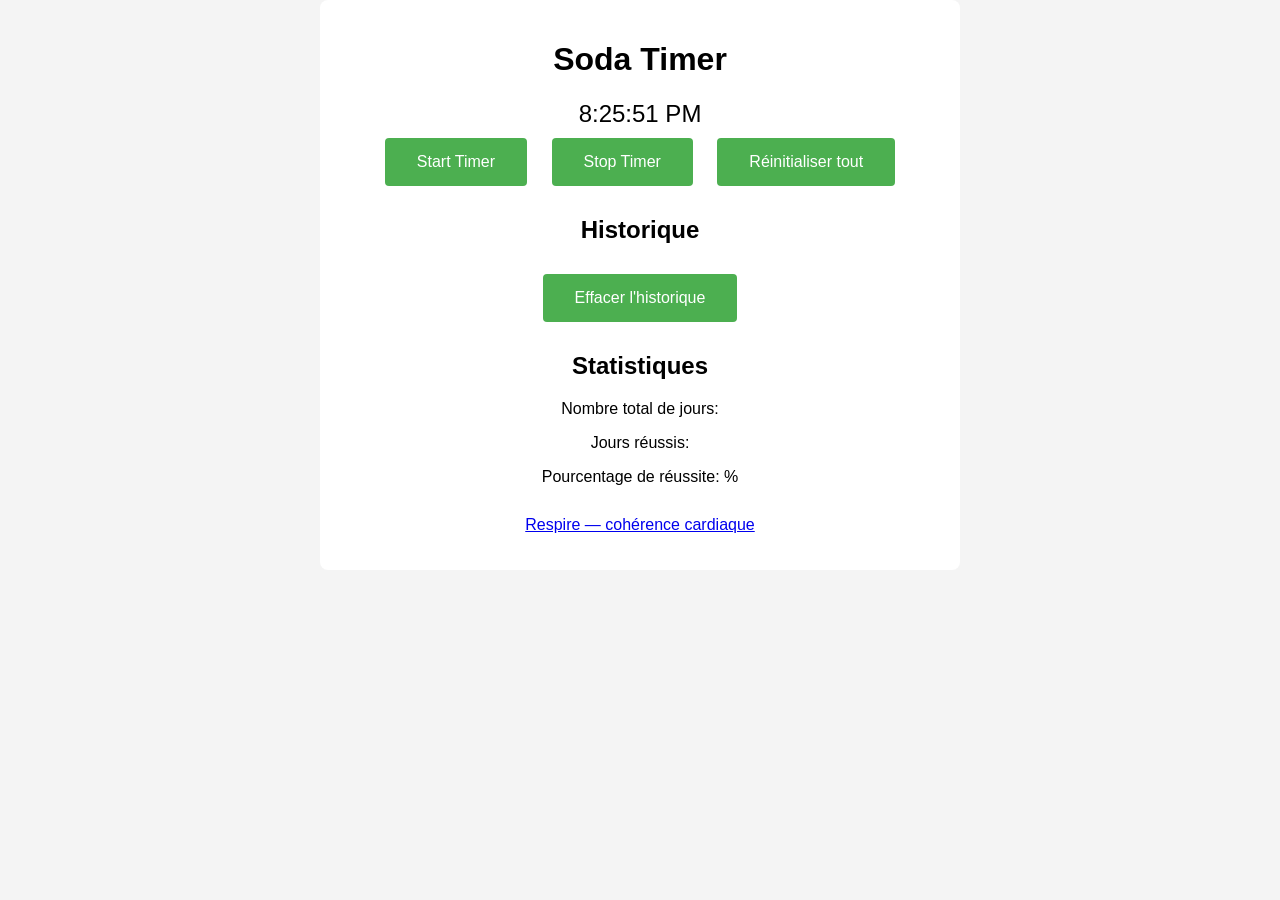
<file: index.html>
<!DOCTYPE html>
<html>
<head>
    <title>Soda Timer</title>
    <style>
        body {
            font-family: Arial, sans-serif;
            background-color: #f4f4f4;
            margin: 0;
            padding: 0;
        }
        .container {
            max-width: 600px;
            margin: auto;
            background-color: #fff;
            padding: 20px;
            text-align: center;
            border-radius: 8px;
        }
        button {
            background-color: #4CAF50;
            border: none;
            color: white;
            padding: 15px 32px;
            text-align: center;
            font-size: 16px;
            margin: 10px;
            cursor: pointer;
            border-radius: 4px;
        }
        #timer, #status, #clock {
            font-size: 24px;
            margin-top: 20px;
        }
    </style>
</head>
<body>
    <div class="container">
        <h1>Soda Timer</h1>
        <div id="clock"></div>
        
        <button id="start">Start Timer</button>
        <button id="stop">Stop Timer</button>
        <button id="reset">Réinitialiser tout</button>
        
        <div id="timer"></div>
        <div id="status"></div>
        
        <div id="history" class="history-section">
            <h2>Historique</h2>
            <ul id="historyList"></ul>
            <button id="clearHistory">Effacer l'historique</button>
        </div>
        
        <div id="statistics" class="statistics-section">
            <h2>Statistiques</h2>
            <p>Nombre total de jours: <span id="totalDays"></span></p>
            <p>Jours réussis: <span id="successfulDays"></span></p>
            <p>Pourcentage de réussite: <span id="successRate"></span>%</p>
        </div>
        <p style="margin-top:30px"><a href="respire/">Respire — cohérence cardiaque</a></p>
    </div>

    <script src="script.js"></script>
</body>
</html>
</file>
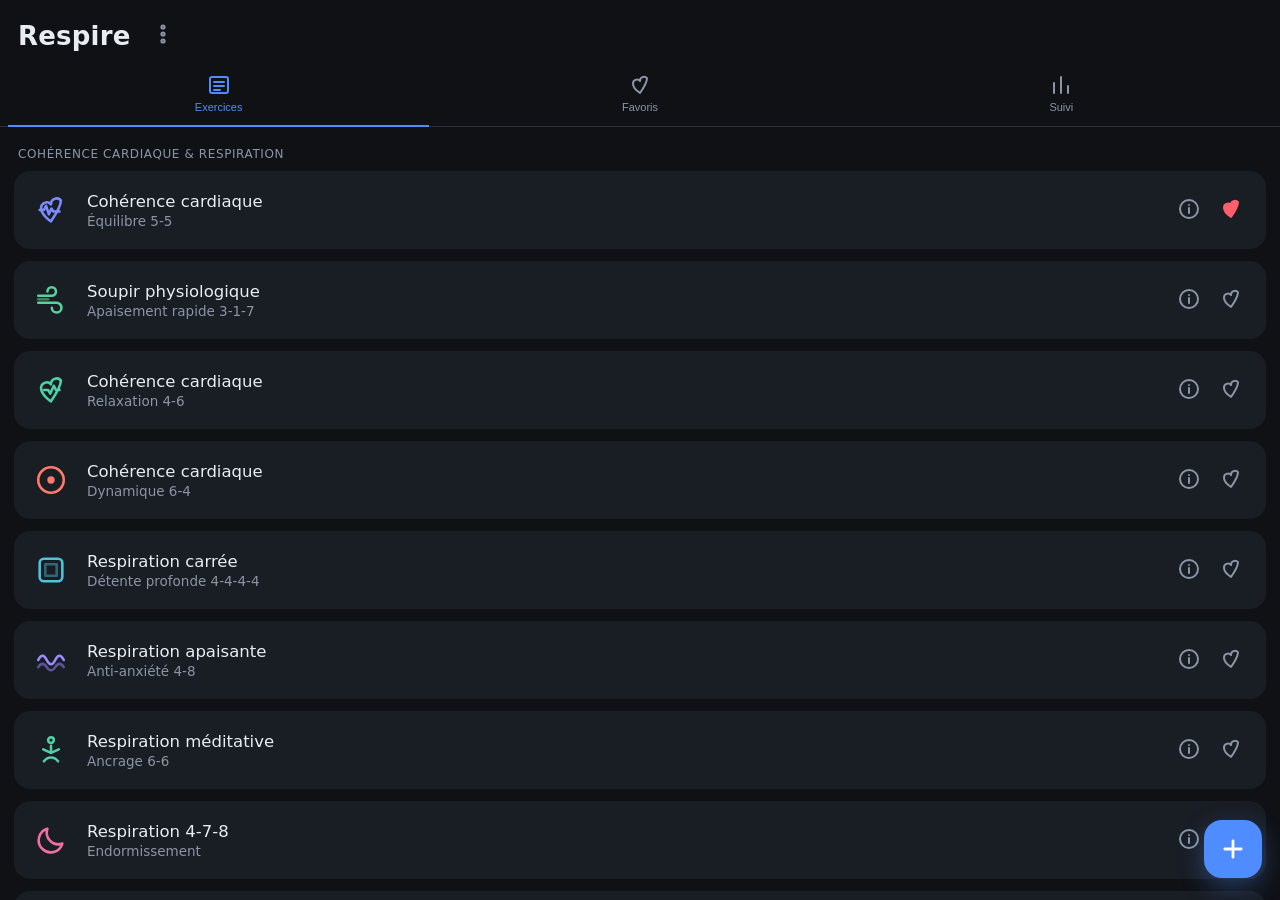
<file: respire/index.html>
<!DOCTYPE html>
<html lang="fr">
<head>
<meta charset="utf-8">
<meta name="viewport" content="width=device-width, initial-scale=1, viewport-fit=cover">
<title>Respire — Cohérence cardiaque</title>
<meta name="description" content="Application de respiration et de cohérence cardiaque en français, avec guidage audio et suivi de vos séances.">
<meta name="theme-color" content="#0f1115">
<meta name="mobile-web-app-capable" content="yes">
<meta name="apple-mobile-web-app-capable" content="yes">
<meta name="apple-mobile-web-app-status-bar-style" content="black-translucent">
<meta name="apple-mobile-web-app-title" content="Respire">
<link rel="manifest" href="manifest.webmanifest">
<link rel="icon" href="icon.svg" type="image/svg+xml">
<link rel="apple-touch-icon" href="icon.svg">
<link rel="stylesheet" href="style.css">
</head>
<body>

<!-- ====================== ÉCRAN PRINCIPAL ====================== -->
<div id="home" class="screen">
  <header class="topbar">
    <h1>Respire</h1>
    <button class="icon-btn" id="btn-settings" aria-label="Réglages">
      <svg viewBox="0 0 24 24"><circle cx="12" cy="5" r="1.6"/><circle cx="12" cy="12" r="1.6"/><circle cx="12" cy="19" r="1.6"/></svg>
    </button>
  </header>

  <nav class="tabs" role="tablist">
    <button class="tab active" data-tab="list" role="tab" aria-selected="true">
      <svg viewBox="0 0 24 24"><rect x="3" y="4" width="18" height="16" rx="2"/><path d="M7 9h10M7 13h10M7 17h6"/></svg>
      <span>Exercices</span>
    </button>
    <button class="tab" data-tab="fav" role="tab" aria-selected="false">
      <svg viewBox="0 0 24 24"><path d="M12 20s-7-4.5-7-9.2A4 4 0 0 1 12 8a4 4 0 0 1 7-2.8c0 4.7-7 14.8-7 14.8z"/></svg>
      <span>Favoris</span>
    </button>
    <button class="tab" data-tab="stats" role="tab" aria-selected="false">
      <svg viewBox="0 0 24 24"><path d="M5 20V10M12 20V4M19 20v-7"/></svg>
      <span>Suivi</span>
    </button>
  </nav>

  <main class="content">
    <section id="tab-list" class="tabpanel"></section>
    <section id="tab-fav" class="tabpanel hidden"></section>
    <section id="tab-stats" class="tabpanel hidden"></section>
  </main>

  <button class="fab" id="btn-add" aria-label="Créer un exercice personnalisé">
    <svg viewBox="0 0 24 24"><path d="M12 5v14M5 12h14"/></svg>
  </button>
</div>

<!-- ====================== ÉCRAN SÉANCE ====================== -->
<div id="session" class="screen hidden">
  <header class="topbar session-top">
    <button class="icon-btn" id="btn-close-session" aria-label="Quitter la séance">
      <svg viewBox="0 0 24 24"><path d="M6 6l12 12M18 6L6 18"/></svg>
    </button>
    <div class="session-title">
      <strong id="s-name">Cohérence cardiaque</strong>
      <small id="s-sub">Équilibre 5-5</small>
    </div>
    <div class="spacer"></div>
  </header>

  <div class="breath-stage">
    <div class="ring-wrap">
      <svg class="progress-ring" viewBox="0 0 200 200" aria-hidden="true">
        <circle class="ring-bg" cx="100" cy="100" r="94"/>
        <circle class="ring-fg" id="ring" cx="100" cy="100" r="94"/>
      </svg>
      <div class="bubble" id="bubble"></div>
      <div class="bubble-inner">
        <div class="phase-label" id="s-phase">Préparez-vous</div>
        <div class="phase-count" id="s-count">3</div>
      </div>
    </div>

    <div class="session-meta">
      <div><span id="s-elapsed">0:00</span><small>écoulé</small></div>
      <div><span id="s-cycles">0</span><small>cycles</small></div>
      <div><span id="s-remaining">5:00</span><small>restant</small></div>
    </div>

    <p class="bg-hint" id="s-hint">Vous pouvez éteindre l'écran : le guidage audio continue.</p>
  </div>

  <div class="session-actions">
    <button class="btn ghost" id="btn-pause">Pause</button>
    <button class="btn danger" id="btn-stop">Terminer</button>
  </div>
</div>

<!-- ====================== ÉCRAN FIN ====================== -->
<div id="done" class="screen hidden">
  <div class="done-card">
    <div class="done-icon">
      <svg viewBox="0 0 24 24"><path d="M12 20s-7-4.5-7-9.2A4 4 0 0 1 12 8a4 4 0 0 1 7-2.8c0 4.7-7 14.8-7 14.8z"/></svg>
    </div>
    <h2>Séance terminée</h2>
    <p id="done-sum">—</p>
    <div class="done-stats" id="done-stats"></div>
    <button class="btn primary" id="btn-done-ok">Retour</button>
  </div>
</div>

<!-- ====================== FEUILLE : LANCER UNE SÉANCE ====================== -->
<div class="sheet-backdrop hidden" id="start-sheet">
  <div class="sheet">
    <div class="sheet-handle"></div>
    <h3 id="start-title">Cohérence cardiaque</h3>
    <p class="sheet-sub" id="start-rhythm">Inspirez 5 s — Expirez 5 s</p>

    <label class="field-label">Durée de la séance</label>
    <div class="chips" id="duration-chips"></div>

    <p class="preset-hint" id="preset-hint">Vos réglages seront mémorisés pour cet exercice.</p>

    <div class="opt-rows">
      <label class="opt"><span>Voix française (« Inspirez / Expirez »)</span><input type="checkbox" id="opt-voice"></label>
      <label class="opt"><span>Sons de guidage (fonctionne écran éteint)</span><input type="checkbox" id="opt-tones"></label>
      <label class="opt"><span>Son continu qui monte et descend</span><input type="checkbox" id="opt-drone"></label>
      <label class="opt"><span>Vibration à chaque changement</span><input type="checkbox" id="opt-vibe"></label>
      <label class="opt"><span>Garder l'écran allumé</span><input type="checkbox" id="opt-wake"></label>
      <label class="opt col"><span>Volume</span><input type="range" id="opt-volume" min="0" max="100" step="1"></label>
    </div>

    <button class="btn primary big" id="btn-go">Commencer</button>
    <button class="btn ghost" id="btn-cancel-start">Annuler</button>
  </div>
</div>

<!-- ====================== FEUILLE : INFO ====================== -->
<div class="sheet-backdrop hidden" id="info-sheet">
  <div class="sheet">
    <div class="sheet-handle"></div>
    <h3 id="info-title">—</h3>
    <p class="sheet-sub" id="info-rhythm">—</p>
    <span class="badge hidden" id="info-badge">—</span>
    <p class="info-text" id="info-text">—</p>
    <div class="info-block hidden" id="info-why"></div>
    <div class="refs hidden" id="info-refs"></div>
    <button class="btn ghost" id="btn-close-info">Fermer</button>
  </div>
</div>

<!-- ====================== FEUILLE : EXERCICE PERSONNALISÉ ====================== -->
<div class="sheet-backdrop hidden" id="custom-sheet">
  <div class="sheet">
    <div class="sheet-handle"></div>
    <h3>Exercice personnalisé</h3>
    <p class="sheet-sub">Mettez 0 pour ignorer une phase.</p>
    <label class="field-label">Nom</label>
    <input class="text-input" id="c-name" type="text" placeholder="Ma respiration" maxlength="40">
    <div class="grid-4">
      <label><small>Inspiration</small><input type="number" id="c-in" min="1" max="30" value="5"></label>
      <label><small>Poumons pleins</small><input type="number" id="c-hin" min="0" max="30" value="0"></label>
      <label><small>Expiration</small><input type="number" id="c-out" min="1" max="30" value="5"></label>
      <label><small>Poumons vides</small><input type="number" id="c-hout" min="0" max="30" value="0"></label>
    </div>
    <button class="btn primary" id="btn-save-custom">Enregistrer</button>
    <button class="btn ghost" id="btn-cancel-custom">Annuler</button>
  </div>
</div>

<!-- ====================== FEUILLE : RÉGLAGES ====================== -->
<div class="sheet-backdrop hidden" id="settings-sheet">
  <div class="sheet">
    <div class="sheet-handle"></div>
    <h3>Réglages</h3>
    <div class="opt-rows">
      <label class="opt"><span>Voix française</span><input type="checkbox" id="set-voice"></label>
      <label class="opt"><span>Sons de guidage</span><input type="checkbox" id="set-tones"></label>
      <label class="opt"><span>Son continu guidé</span><input type="checkbox" id="set-drone"></label>
      <label class="opt"><span>Vibration</span><input type="checkbox" id="set-vibe"></label>
      <label class="opt"><span>Garder l'écran allumé</span><input type="checkbox" id="set-wake"></label>
      <label class="opt col"><span>Volume</span><input type="range" id="set-volume" min="0" max="100" step="1"></label>
    </div>
    <p class="info-text">Ces valeurs servent de point de départ aux exercices que vous n'avez pas encore lancés. Chaque exercice retient ensuite ses propres réglages.</p>
    <button class="btn" id="btn-science">Que dit la science ?</button>
    <button class="btn ghost" id="btn-reset-presets">Oublier les réglages mémorisés</button>
    <button class="btn ghost danger-text" id="btn-reset-stats">Effacer l'historique des séances</button>
    <button class="btn ghost" id="btn-close-settings">Fermer</button>
  </div>
</div>

<!-- ====================== FEUILLE : SCIENCE ====================== -->
<div class="sheet-backdrop hidden" id="science-sheet">
  <div class="sheet">
    <div class="sheet-handle"></div>
    <h3>Que dit la science ?</h3>
    <p class="sheet-sub">Ce qui est établi, ce qui ne l'est pas.</p>

    <div class="info-block">
      <h4>Ce qui est solide</h4>
      <p>Respirer lentement, autour de 5 à 6,5 cycles par minute, produit des effets mesurés et reproduits : forte hausse de la variabilité de la fréquence cardiaque, baroréflexe plus sensible, bascule vers le système parasympathique. À ce rythme, respiration et oscillations de la pression artérielle entrent en résonance. Cette partie n'est pas discutée.</p>
    </div>

    <div class="info-block">
      <h4>Ce qui l'est moins</h4>
      <p>Le passage de l'effet physiologique au mieux-être ressenti est plus fragile. Dans le plus grand essai disponible (400 participants, 4 semaines), la cohérence à 5,5 cycles/min n'a pas fait mieux qu'une respiration factice à 12 cycles/min sur le stress subjectif : les deux groupes se sont améliorés autant. Les méta-analyses trouvent un effet réel mais modeste du breathwork sur le stress, l'anxiété et l'humeur, avec des études souvent de faible qualité.</p>
    </div>

    <div class="info-block">
      <h4>Le ratio compte moins que la lenteur</h4>
      <p>Inspiration plus longue, expiration plus longue, temps égaux : sur neuf études comparant ces ratios, les auteurs arrivent à quatre conclusions différentes. Choisissez le ratio où vous vous sentez bien — c'est la cadence lente qui porte l'essentiel de l'effet.</p>
    </div>

    <div class="info-block">
      <h4>Votre rythme optimal est personnel</h4>
      <p>La fréquence de résonance varie selon les personnes, entre 4,5 et 6,5 cycles par minute, et peut même varier chez une même personne d'un jour à l'autre. Essayez le 5-5, le 6-6 et le 4-6, et gardez celui qui vous apaise le plus.</p>
    </div>

    <div class="info-block">
      <h4>Ce qui marche le mieux en comparaison directe</h4>
      <p>Un essai randomisé de Stanford a comparé trois respirations et une méditation de pleine conscience, 5 minutes par jour pendant un mois. Le soupir physiologique — deux inspirations puis une longue expiration — est arrivé en tête sur l'humeur et la baisse de la fréquence respiratoire, devant la respiration carrée et l'hyperventilation cyclique. Son bénéfice augmentait avec la régularité.</p>
    </div>

    <div class="info-block">
      <h4>La régularité prime sur la technique</h4>
      <p>Dans toutes ces études, ce sont des séances courtes et quotidiennes qui produisent les effets — 5 minutes par jour suffisent. Le meilleur exercice reste celui que vous ferez tous les jours.</p>
    </div>

    <div class="refs" id="science-refs"></div>

    <p class="info-text">Cette application est un outil de bien-être, pas un dispositif médical. Les rétentions longues et la respiration stimulante sont à éviter en cas de grossesse, de trouble cardiaque ou respiratoire, et à arrêter en cas d'étourdissement.</p>
    <button class="btn ghost" id="btn-close-science">Fermer</button>
  </div>
</div>

<script src="app.js"></script>
</body>
</html>
</file>
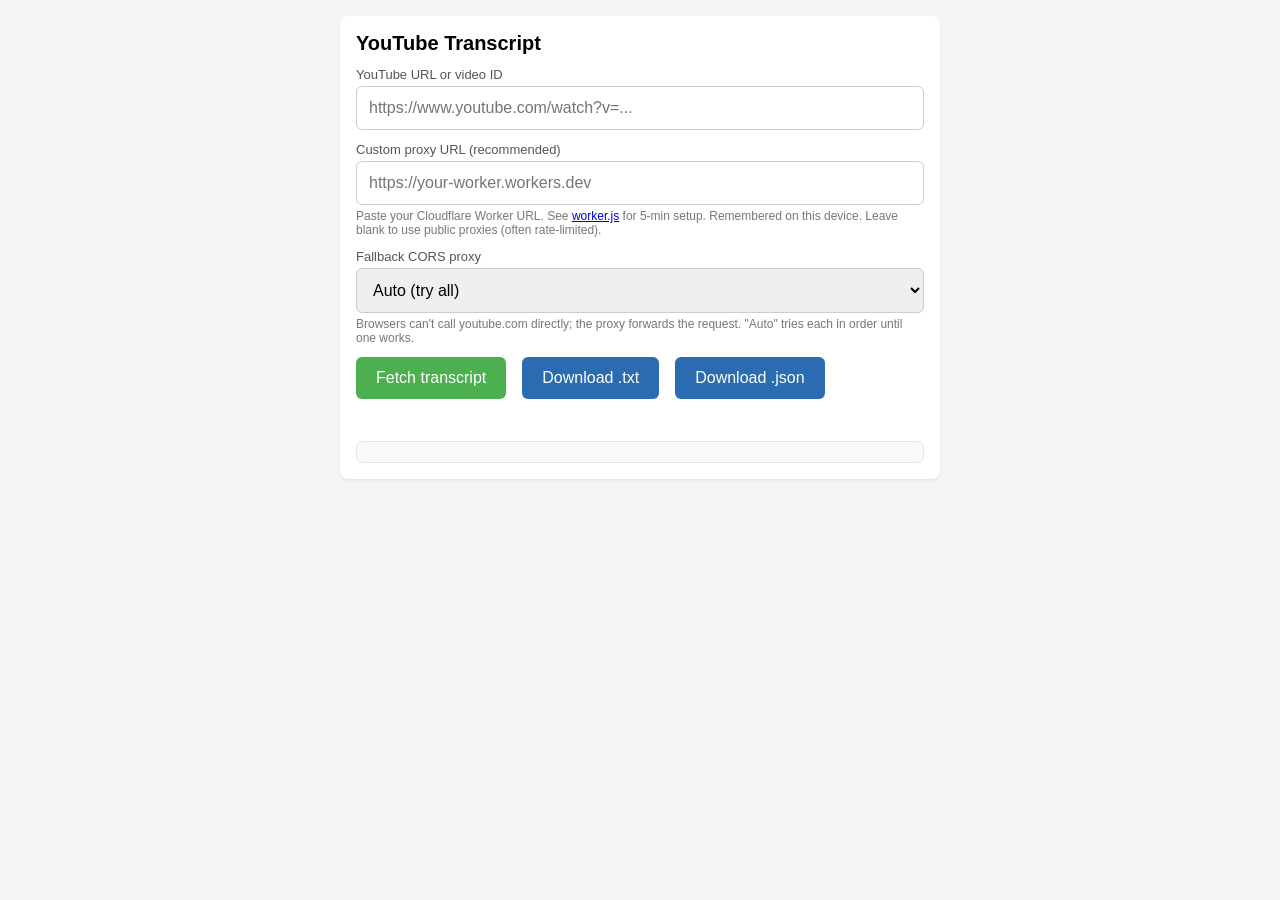
<file: transcript.html>
<!DOCTYPE html>
<html lang="en">
<head>
    <meta charset="UTF-8">
    <meta name="viewport" content="width=device-width, initial-scale=1.0">
    <title>YouTube Transcript</title>
    <style>
        * { box-sizing: border-box; }
        body {
            font-family: -apple-system, BlinkMacSystemFont, "Segoe UI", Arial, sans-serif;
            background-color: #f4f4f4;
            margin: 0;
            padding: 16px;
        }
        .container {
            max-width: 600px;
            margin: auto;
            background-color: #fff;
            padding: 16px;
            border-radius: 8px;
            box-shadow: 0 1px 3px rgba(0,0,0,0.08);
        }
        h1 { font-size: 20px; margin: 0 0 12px; }
        label { display: block; font-size: 13px; color: #555; margin-top: 12px; }
        input[type="text"], select {
            width: 100%;
            padding: 12px;
            font-size: 16px;
            border: 1px solid #ccc;
            border-radius: 6px;
            margin-top: 4px;
        }
        button {
            background-color: #4CAF50;
            border: none;
            color: white;
            padding: 12px 20px;
            font-size: 16px;
            margin-top: 12px;
            margin-right: 8px;
            cursor: pointer;
            border-radius: 6px;
        }
        button:disabled { background-color: #9ec9a0; cursor: not-allowed; }
        button.secondary { background-color: #2b6cb0; }
        #status { margin-top: 12px; font-size: 14px; color: #333; min-height: 18px; }
        #meta { margin-top: 12px; font-size: 13px; color: #555; }
        #preview {
            margin-top: 12px;
            padding: 10px;
            background: #fafafa;
            border: 1px solid #e5e5e5;
            border-radius: 6px;
            max-height: 320px;
            overflow: auto;
            white-space: pre-wrap;
            font-size: 13px;
            line-height: 1.45;
        }
        .row { display: flex; flex-wrap: wrap; gap: 8px; }
        .hint { font-size: 12px; color: #777; margin-top: 4px; }
    </style>
</head>
<body>
    <div class="container">
        <h1>YouTube Transcript</h1>

        <label for="url">YouTube URL or video ID</label>
        <input type="text" id="url" placeholder="https://www.youtube.com/watch?v=..." autocomplete="off" autocapitalize="off" spellcheck="false">

        <label for="customProxy">Custom proxy URL (recommended)</label>
        <input type="text" id="customProxy" placeholder="https://your-worker.workers.dev" autocomplete="off" autocapitalize="off" spellcheck="false">
        <div class="hint">Paste your Cloudflare Worker URL. See <a href="worker.js" target="_blank">worker.js</a> for 5-min setup. Remembered on this device. Leave blank to use public proxies (often rate-limited).</div>

        <label for="proxy">Fallback CORS proxy</label>
        <select id="proxy">
            <option value="auto">Auto (try all)</option>
            <option value="corsproxy.io">corsproxy.io</option>
            <option value="allorigins.win">allorigins.win</option>
            <option value="codetabs.com">codetabs.com</option>
            <option value="cors.lol">cors.lol</option>
            <option value="thingproxy">thingproxy</option>
        </select>
        <div class="hint">Browsers can't call youtube.com directly; the proxy forwards the request. "Auto" tries each in order until one works.</div>

        <div class="row">
            <button id="fetchBtn">Fetch transcript</button>
            <button id="txtBtn" class="secondary" disabled>Download .txt</button>
            <button id="jsonBtn" class="secondary" disabled>Download .json</button>
        </div>

        <div id="status"></div>
        <div id="meta"></div>
        <div id="preview"></div>
    </div>

    <script src="transcript.js"></script>
</body>
</html>
</file>
<file: respire/style.css>
:root{
  --bg:#0f1115;
  --surface:#191d24;
  --surface-2:#212632;
  --line:#2b313d;
  --text:#e8ecf3;
  --muted:#8b95a7;
  --accent:#4f8cff;
  --danger:#ff5f6d;
  --radius:16px;
  --safe-top:env(safe-area-inset-top,0px);
  --safe-bottom:env(safe-area-inset-bottom,0px);
}

*{box-sizing:border-box;-webkit-tap-highlight-color:transparent}
html,body{height:100%}
body{
  margin:0;
  background:var(--bg);
  color:var(--text);
  font-family:system-ui,-apple-system,"Segoe UI",Roboto,sans-serif;
  overscroll-behavior-y:none;
}
svg{width:24px;height:24px;fill:none;stroke:currentColor;stroke-width:2;stroke-linecap:round;stroke-linejoin:round}
.hidden{display:none !important}

.screen{
  position:fixed;inset:0;
  display:flex;flex-direction:column;
  padding-top:var(--safe-top);
  padding-bottom:var(--safe-bottom);
}

/* ---------- Barre du haut ---------- */
.topbar{display:flex;align-items:center;gap:12px;padding:14px 18px 6px}
.topbar h1{font-size:26px;font-weight:600;margin:0;letter-spacing:.2px}
.icon-btn{
  background:none;border:0;color:var(--muted);padding:8px;border-radius:12px;cursor:pointer;
}
.icon-btn:active{background:var(--surface-2)}
.spacer{flex:1}
.session-top .session-title{flex:1;min-width:0;text-align:center;display:flex;flex-direction:column;line-height:1.25}
.session-title strong{font-size:16px;font-weight:600;white-space:nowrap;overflow:hidden;text-overflow:ellipsis}
.session-title small{color:var(--muted);font-size:12px}

/* ---------- Onglets ---------- */
.tabs{display:flex;border-bottom:1px solid var(--line);padding:0 8px}
.tab{
  flex:1;background:none;border:0;color:var(--muted);
  padding:10px 4px 12px;display:flex;flex-direction:column;align-items:center;gap:4px;
  font-size:11px;cursor:pointer;border-bottom:2px solid transparent;margin-bottom:-1px;
}
.tab.active{color:var(--accent);border-bottom-color:var(--accent)}

.content{flex:1;overflow-y:auto;padding:14px 14px 110px;-webkit-overflow-scrolling:touch}

/* ---------- Cartes exercices ---------- */
.card{
  display:flex;align-items:center;gap:14px;
  background:var(--surface);border-radius:var(--radius);
  padding:16px 14px;margin-bottom:12px;cursor:pointer;
  border:1px solid transparent;transition:background .15s,border-color .15s;
}
.card:active{background:var(--surface-2)}
.card .ic{width:44px;height:44px;flex:none;display:grid;place-items:center}
.card .ic svg{width:34px;height:34px;stroke-width:1.8}
.card .txt{flex:1;min-width:0}
.card .txt b{display:block;font-size:16.5px;font-weight:500}
.card .txt span{display:block;color:var(--muted);font-size:13.5px;margin-top:2px}
.card .act{display:flex;gap:2px;flex:none}
.card .act button{background:none;border:0;color:var(--muted);padding:8px;cursor:pointer;border-radius:50%}
.card .act button.on{color:var(--danger)}
.card .act button.on svg{fill:currentColor}

.section-title{color:var(--muted);font-size:12px;text-transform:uppercase;letter-spacing:.6px;margin:6px 4px 10px}
.empty{color:var(--muted);text-align:center;padding:50px 20px;font-size:14.5px;line-height:1.6}

/* ---------- FAB ---------- */
.fab{
  position:absolute;right:18px;bottom:calc(22px + var(--safe-bottom));
  width:58px;height:58px;border-radius:18px;border:0;cursor:pointer;
  background:var(--accent);color:#fff;display:grid;place-items:center;
  box-shadow:0 8px 24px rgba(79,140,255,.35);
}
.fab svg{width:28px;height:28px;stroke-width:2.4}

/* ---------- Statistiques ---------- */
.stat-grid{display:grid;grid-template-columns:1fr 1fr;gap:12px;margin-bottom:16px}
.stat{background:var(--surface);border-radius:var(--radius);padding:16px}
.stat b{display:block;font-size:26px;font-weight:600}
.stat span{color:var(--muted);font-size:12.5px}
.chart{background:var(--surface);border-radius:var(--radius);padding:16px 14px 10px;margin-bottom:16px}
.chart h4{margin:0 0 14px;font-size:14px;font-weight:500;color:var(--muted)}
.bars{display:flex;align-items:flex-end;gap:8px;height:110px}
.bar-col{flex:1;display:flex;flex-direction:column;align-items:center;gap:6px;height:100%}
.bar-track{flex:1;width:100%;display:flex;align-items:flex-end}
.bar{width:100%;border-radius:6px 6px 3px 3px;background:linear-gradient(180deg,var(--accent),#2f5fb8);min-height:3px;transition:height .3s}
.bar.zero{background:var(--surface-2)}
.bar-col small{color:var(--muted);font-size:11px}
.hist{background:var(--surface);border-radius:var(--radius);overflow:hidden}
.hist-row{display:flex;align-items:center;gap:12px;padding:13px 14px;border-bottom:1px solid var(--line)}
.hist-row:last-child{border-bottom:0}
.hist-row .dot{width:9px;height:9px;border-radius:50%;flex:none}
.hist-row .h-main{flex:1;min-width:0}
.hist-row b{display:block;font-size:14.5px;font-weight:500;white-space:nowrap;overflow:hidden;text-overflow:ellipsis}
.hist-row small{color:var(--muted);font-size:12px}
.hist-row .h-dur{color:var(--muted);font-size:13px;flex:none}

/* ---------- Séance ---------- */
#session{background:radial-gradient(120% 80% at 50% 12%,#16202f 0%,var(--bg) 60%)}
.breath-stage{flex:1;display:flex;flex-direction:column;align-items:center;justify-content:center;gap:34px;padding:10px 20px}
.ring-wrap{position:relative;width:min(78vw,320px);aspect-ratio:1;display:grid;place-items:center}
.progress-ring{position:absolute;inset:0;width:100%;height:100%;transform:rotate(-90deg)}
.progress-ring circle{fill:none;stroke-width:3}
.ring-bg{stroke:rgba(255,255,255,.07)}
.ring-fg{stroke:var(--accent);stroke-linecap:round;stroke-dasharray:590.6;stroke-dashoffset:590.6}
.bubble{
  position:absolute;width:86%;aspect-ratio:1;border-radius:50%;
  background:radial-gradient(circle at 50% 35%,rgba(79,140,255,.55),rgba(79,140,255,.12) 65%,rgba(79,140,255,0) 72%);
  border:1px solid rgba(129,178,255,.35);
  transform:scale(.42);
  will-change:transform;
}
.bubble-inner{position:relative;text-align:center;z-index:2}
.phase-label{font-size:23px;font-weight:500;letter-spacing:.3px}
.phase-count{font-size:64px;font-weight:200;font-variant-numeric:tabular-nums;line-height:1.1;color:#cfe0ff}
.session-meta{display:flex;gap:26px}
.session-meta div{display:flex;flex-direction:column;align-items:center}
.session-meta span{font-size:19px;font-variant-numeric:tabular-nums}
.session-meta small{color:var(--muted);font-size:11.5px;margin-top:2px}
.bg-hint{color:var(--muted);font-size:12.5px;text-align:center;max-width:290px;margin:0;line-height:1.5}
.session-actions{display:flex;gap:12px;padding:0 20px 26px}
.session-actions .btn{flex:1}

/* ---------- Écran de fin ---------- */
#done{align-items:center;justify-content:center;padding:24px}
.done-card{background:var(--surface);border-radius:24px;padding:32px 24px;text-align:center;max-width:360px;width:100%}
.done-icon{width:68px;height:68px;margin:0 auto 12px;border-radius:50%;display:grid;place-items:center;background:rgba(79,140,255,.15);color:var(--accent)}
.done-icon svg{width:34px;height:34px;fill:currentColor}
.done-card h2{margin:0 0 6px;font-size:21px;font-weight:600}
.done-card p{color:var(--muted);margin:0 0 20px;font-size:14.5px}
.done-stats{display:flex;justify-content:center;gap:26px;margin-bottom:24px}
.done-stats div{display:flex;flex-direction:column}
.done-stats b{font-size:22px;font-weight:600}
.done-stats small{color:var(--muted);font-size:11.5px}

/* ---------- Boutons ---------- */
.btn{
  width:100%;padding:15px;border-radius:14px;border:0;font-size:15.5px;font-weight:500;
  cursor:pointer;background:var(--surface-2);color:var(--text);margin-top:10px;
}
.btn.primary{background:var(--accent);color:#fff}
.btn.big{padding:17px;font-size:16.5px}
.btn.ghost{background:none;color:var(--muted)}
.btn.danger{background:rgba(255,95,109,.14);color:var(--danger)}
.btn.danger-text{color:var(--danger)}
.btn:active{opacity:.85}

/* ---------- Feuilles modales ---------- */
.sheet-backdrop{position:fixed;inset:0;background:rgba(0,0,0,.6);display:flex;align-items:flex-end;z-index:50;animation:fade .18s ease}
.sheet{
  background:var(--surface);width:100%;max-height:92vh;overflow-y:auto;
  border-radius:22px 22px 0 0;padding:10px 20px calc(24px + var(--safe-bottom));
  animation:up .22s cubic-bezier(.2,.8,.3,1);
}
@media(min-width:640px){
  .sheet-backdrop{align-items:center;justify-content:center}
  .sheet{max-width:460px;border-radius:22px;padding-bottom:24px}
}
@keyframes up{from{transform:translateY(28px);opacity:.5}to{transform:none;opacity:1}}
@keyframes fade{from{opacity:0}to{opacity:1}}
.sheet-handle{width:38px;height:4px;border-radius:2px;background:var(--line);margin:4px auto 16px}
.sheet h3{margin:0 0 4px;font-size:19px;font-weight:600}
.sheet-sub{color:var(--muted);margin:0 0 18px;font-size:14px}
.info-text{color:var(--muted);font-size:14.5px;line-height:1.65;margin:0 0 18px;white-space:pre-line}
.field-label{display:block;color:var(--muted);font-size:12px;text-transform:uppercase;letter-spacing:.6px;margin-bottom:10px}
.badge{
  display:inline-block;margin:0 0 16px;padding:5px 11px;border-radius:999px;
  border:1px solid currentColor;font-size:12px;font-weight:500;letter-spacing:.2px;
}
.info-block{margin-bottom:20px}
.info-block h4{margin:0 0 7px;font-size:14px;font-weight:600}
.info-block p{margin:0;color:var(--muted);font-size:14.5px;line-height:1.65}
.refs{margin-bottom:20px}
.refs h4{margin:0 0 10px;font-size:12px;font-weight:500;color:var(--muted);text-transform:uppercase;letter-spacing:.6px}
.refs a{
  display:block;color:var(--accent);font-size:13.5px;line-height:1.5;
  text-decoration:none;padding:7px 0;border-bottom:1px solid var(--line);
}
.refs a:last-child{border-bottom:0}
.preset-hint{color:var(--muted);font-size:13px;margin:-8px 0 4px}
.btn:disabled{opacity:.45;cursor:default}
.chips{display:flex;flex-wrap:wrap;gap:8px;margin-bottom:20px}
.chip{
  padding:10px 16px;border-radius:999px;border:1px solid var(--line);
  background:none;color:var(--muted);font-size:14px;cursor:pointer;
}
.chip.active{background:var(--accent);border-color:var(--accent);color:#fff}
.opt-rows{display:flex;flex-direction:column;margin-bottom:6px}
.opt{display:flex;align-items:center;justify-content:space-between;gap:16px;padding:13px 0;border-bottom:1px solid var(--line);font-size:14.5px}
.opt.col{flex-direction:column;align-items:stretch;gap:10px}
.opt input[type=checkbox]{width:50px;height:30px;appearance:none;background:var(--surface-2);border-radius:15px;position:relative;flex:none;cursor:pointer;transition:background .18s}
.opt input[type=checkbox]:checked{background:var(--accent)}
.opt input[type=checkbox]::after{content:"";position:absolute;top:3px;left:3px;width:24px;height:24px;border-radius:50%;background:#fff;transition:transform .18s}
.opt input[type=checkbox]:checked::after{transform:translateX(20px)}
.opt input[type=range]{width:100%;accent-color:var(--accent)}
.text-input,.grid-4 input{
  width:100%;background:var(--surface-2);border:1px solid var(--line);color:var(--text);
  border-radius:12px;padding:13px;font-size:15px;margin-bottom:16px;
}
.grid-4{display:grid;grid-template-columns:1fr 1fr;gap:10px;margin-bottom:6px}
.grid-4 label{display:flex;flex-direction:column;gap:6px}
.grid-4 small{color:var(--muted);font-size:12px}
.grid-4 input{margin-bottom:4px}
</file>
